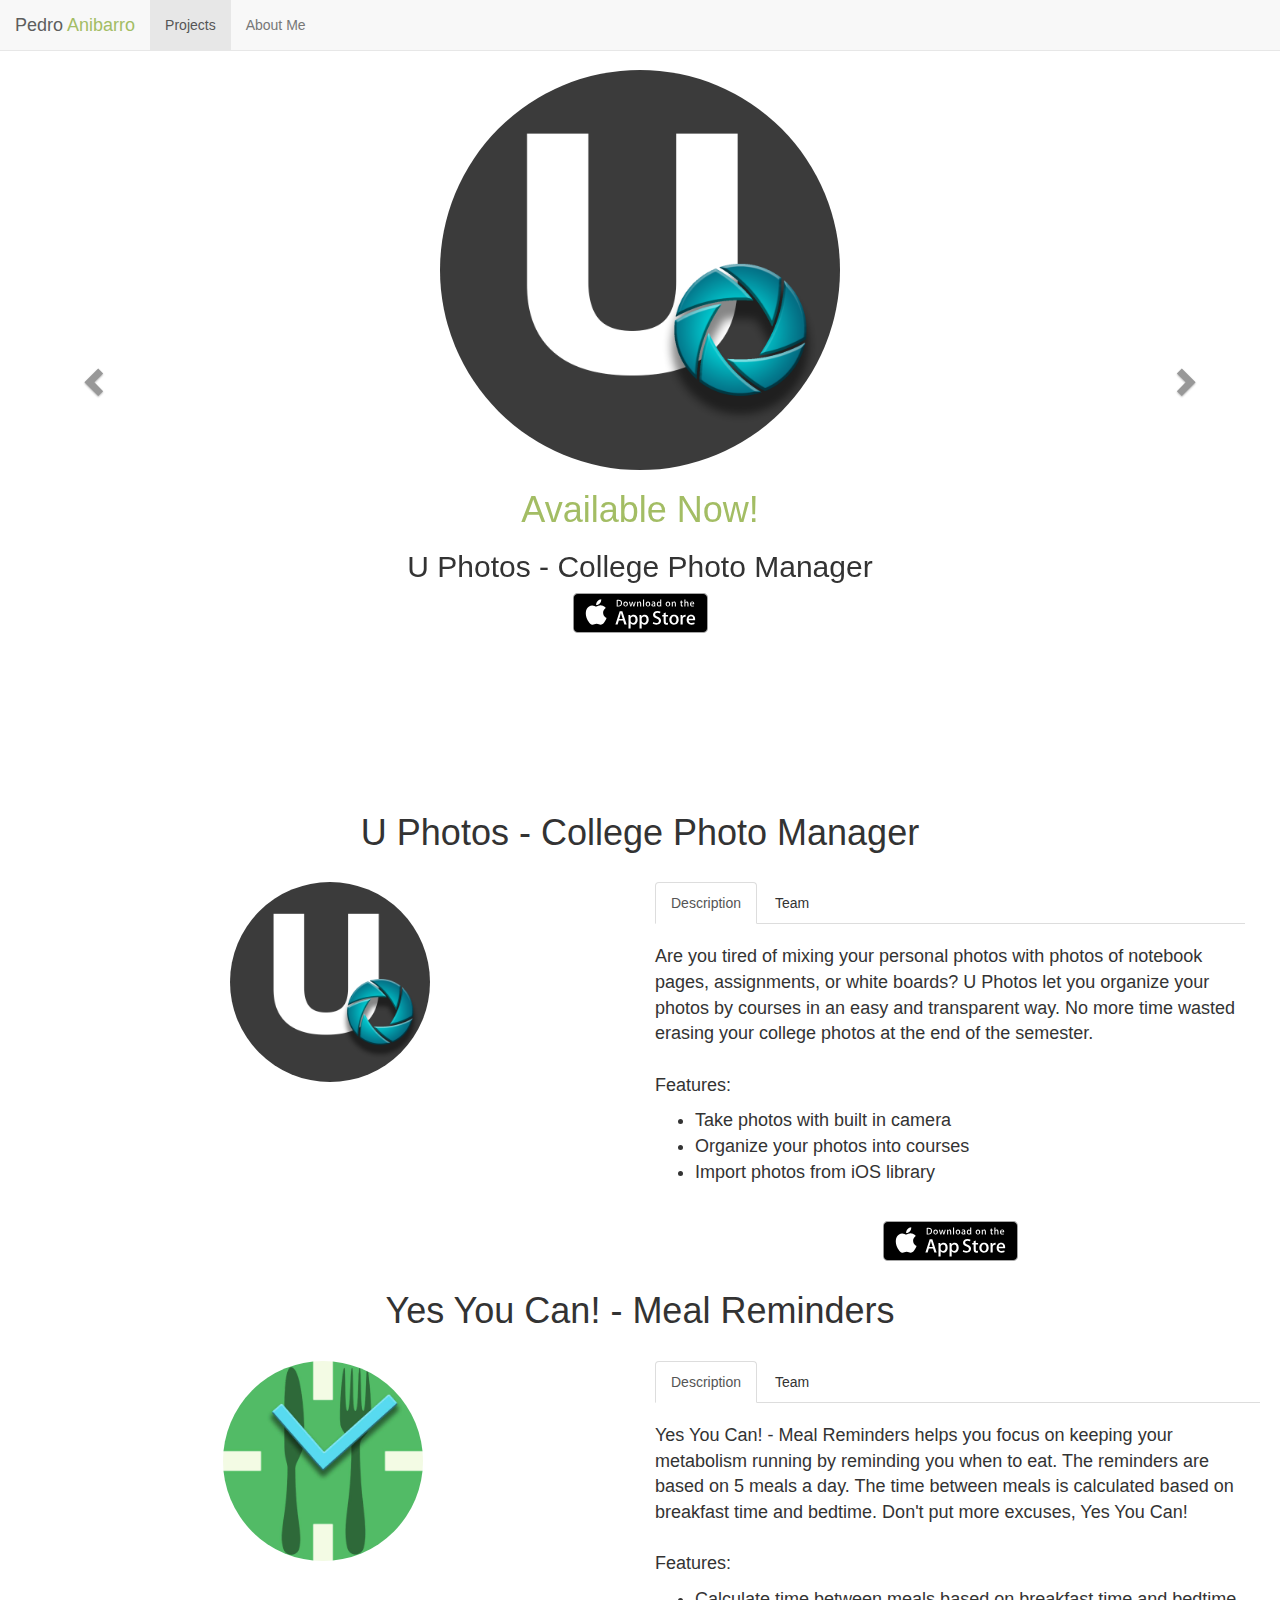
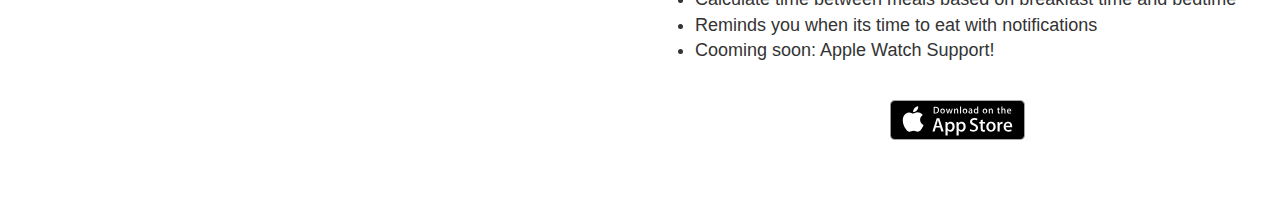
<file: index.html>
<!DOCTYPE html>
<html lang="en">

    <head>

        <meta charset="utf-8">
        <meta http-equiv="X-UA-Compatible" content="IE=edge">
        <meta name="viewport" content="width=device-width, initial-scale=1">
        <meta name="description" content="">
        <meta name="author" content="Pedro Anibarro">

        <title>Pedro Anibarro</title>

        <!-- Bootstrap Core CSS -->
        <link href="css/bootstrap.min.css" rel="stylesheet">

        <!-- Custom CSS -->
        <link href="css/style.css" rel="stylesheet">

    </head>

    
    <nav class="navbar navbar-default navbar-fixed-top">
      <div class="container-fluid">
        <!-- Brand and toggle get grouped for better mobile display -->
        <div class="navbar-header">
          <button type="button" class="navbar-toggle collapsed" data-toggle="collapse" data-target="#bs-example-navbar-collapse-1" aria-expanded="false">
            <span class="sr-only">Toggle navigation</span>
            <span class="icon-bar"></span>
            <span class="icon-bar"></span>
            <span class="icon-bar"></span>
          </button>
          <a class="navbar-brand" href="#">Pedro <span style="color: #a3bd64">Anibarro</span></a>
        </div>

        <!-- Collect the nav links, forms, and other content for toggling -->
        <div class="collapse navbar-collapse" id="bs-example-navbar-collapse-1">
          <ul class="nav navbar-nav">
            <li class="active"><a href="#">Projects</a></li>  
             <li><a href="#" data-toggle="modal" data-target="#AboutMe">About Me</a></li> 
          </ul>
          
        </div><!-- /.navbar-collapse -->
      </div><!-- /.container-fluid -->
    </nav>


    <body>

        <!-- Page Content -->
        
        <div id="carousel-example-generic" class="carousel slide" data-ride="carousel">
        <!-- Indicators -->
        <ol class="carousel-indicators">
            <li data-target="#carousel-example-generic" data-slide-to="0" class="active"></li>
            <li data-target="#carousel-example-generic" data-slide-to="1"></li>
        </ol>

        <!-- Wrapper for slides -->
        <div class="carousel-inner" role="listbox">
            <div class="item active">
                
                <div class="col-lg-12 text-center">
                    
                    <a href="#UPhotos"><img src="images/U Photos/Logo.png" alt="U Photos" class="img-circle img-responsive center-block carousel-images" id="LogoUPhotos"></a>
                    <h1 style="color: #a3bd64">Available Now!</h1>
                    <h2>U Photos - College Photo Manager</h2>
                    <a href="https://itunes.apple.com/us/app/u-photos-college-photo-manager/id1118525745?mt=8"><img src="images/AppStoreLogo.svg" alt="App Store Link"></a>

                    <br><br><br><br>
                    
                </div>
                
                <div class="carousel-caption">
                    
                </div>
                
            </div>
            <div class="item">
                <div class="col-lg-12 text-center">
                    
                    <a href="#MealReminders"><img src="images/Meal Reminders/Logo.png" alt="Yes You Can! - Meal Reminders" class="img-circle img-responsive center-block carousel-images" id="LogoMealReminders"></a>
                    <h1 style="color: #a3bd64">Available Now!</h1>
                    <h2>Yes You Can! - Meal Reminders</h2>
                    <!-- Indicates a successful or positive action -->
                    <a href="https://itunes.apple.com/us/app/yes-you-can!-meal-reminders/id1122768779?mt=8"><img src="images/AppStoreLogo.svg" alt="App Store Link"></a>
                    

                    <br><br><br><br>
                    
                </div>
                
                <div class="carousel-caption">
                    
                </div>
                
            </div>
        </div>

        <!-- Controls -->
        <a class="left carousel-control" href="#carousel-example-generic" role="button" data-slide="prev">
            <span class="glyphicon glyphicon-chevron-left" aria-hidden="true"></span>
            <span class="sr-only">Previous</span>
        </a>
        <a class="right carousel-control" href="#carousel-example-generic" role="button" data-slide="next">
            <span class="glyphicon glyphicon-chevron-right" aria-hidden="true"></span>
            <span class="sr-only">Next</span>
        </a>
        </div>
        
        <!--Carousel Ends-->
        
        
        
        
        
        <div class="container-fluid">

            <br><br><br><br><br>

            <div class="projectsInfo">
                
                
                
                <!--U Photos - College Photo Manager-->
                
                <div class="row" id="UPhotos">

                    <div class="col-lg-12 text-center">
                        
                        <h1>U Photos - College Photo Manager</h1>
                        <br>

                    </div>

                    <div class="col-lg-6 col-md-12">
                        
                        <img src="images/U Photos/Logo.png" alt="Logo" class="media-object img-circle img-responsive center-block">

                    </div>
                    
                    <br><br>

                    <div class="col-lg-6 col-md-12">
                        
                        <!-- Nav tabs -->
                        <ul class="nav nav-tabs" role="tablist">
                            <li role="presentation" class="active"><a href="#UPhotosDesc" aria-controls="UPhotosDesc" role="tab" data-toggle="tab">Description</a></li>
                            <li role="presentation"><a href="#UPhotosTeam" aria-controls="UPhotosTeam" role="tab" data-toggle="tab">Team</a></li>
                        </ul>

                        <!-- Tab panes -->
                        <div class="tab-content">
                            
                            <div role="tabpanel" class="tab-pane fade in active projectDesc" id="UPhotosDesc">
                                
                                <p>
                                    Are you tired of mixing your personal photos with photos of notebook pages, assignments, or white boards? 

                                    U Photos let you organize your photos by courses in an easy and transparent way. No more time wasted erasing your college photos at the end of the semester.

                                    <br><br>

                                    Features:
                                    <ul>
                                        <li>Take photos with built in camera</li>
                                        <li>Organize your photos into courses</li>
                                        <li>Import photos from iOS library</li>
                                    </ul>
                                    
                                    <br>
                                    <div class="text-center">
                                        
                                        <a href="https://itunes.apple.com/us/app/u-photos-college-photo-manager/id1118525745?mt=8"><img src="images/AppStoreLogo.svg" alt="App Store Link"></a>
                                        
                                    </div>

                                </p>
                                
                            </div>
                            
                            <div role="tabpanel" class="tab-pane fade in projectDesc" id="UPhotosTeam">
                                
                                <!--Pedro Anibarro-->
                                <div class="col-xs-12 col-sm-12 col-md-12 col-lg-12 text-center">
                                            
                                    <a href="#" data-toggle="modal" data-target="#AboutMe">                                    
                                        <img src="images/Hackers/Pedro Anibarro 1.jpg" alt="Logo" class="img-circle img-responsive center-block">
                                        <h1 style="color: #a3bd64">Pedro Anibarro</h1>
                                        <h3>iOS Developer</h3>                             
                                    </a>   
                                    
                                </div>  
                                
                                <!--Kriziani de Jesús-->
                                    <div class="col-xs-12 col-sm-12 col-md-12 col-lg-12 text-center">
                                                                                    
                                        <img src="images/Hackers/Kriziani de Jesús.jpg" alt="Logo" class="img-circle img-responsive center-block">
                                        <h1 style="color: #a3bd64">Kriziani de Jesús</h1>
                                        <h3>Graphic Designer</h3>
                                                                      
                                    </div>                                                              
                                                                    
                            </div>
                            
                        </div>                     

                </div>
                <!-- /.row -->
                
                <br><br><br><br><br>
                
                
                
                
                <!--Yes You Can! - Meal Reminders-->
                
                <div class="row" id="MealReminders">

                    <div class="col-lg-12 text-center">
                        
                        <h1>Yes You Can! - Meal Reminders</h1>
                        <br>

                    </div>

                    <div class="col-lg-6 col-md-12">
                        
                        <img src="images/Meal Reminders/Logo.png" alt="Logo" class="media-object img-circle img-responsive center-block">

                    </div>
                    
                    <br><br>

                    <div class="col-lg-6 col-md-12">
                        
                        <div>

                            <!-- Nav tabs -->
                            <ul class="nav nav-tabs" role="tablist">
                                <li role="presentation" class="active"><a href="#YYCDesc" aria-controls="YYCDesc" role="tab" data-toggle="tab">Description</a></li>
                                <li role="presentation"><a href="#YYCTeam" aria-controls="YYCTeam" role="tab" data-toggle="tab">Team</a></li>
                            </ul>

                            <!-- Tab panes -->
                            <div class="tab-content">
                                
                                <div role="tabpanel" class="tab-pane fade in active projectDesc" id="YYCDesc">
                                    
                                    <p>
                                        Yes You Can! - Meal Reminders helps you focus on keeping your metabolism running by reminding you when to eat. 
                                        
                                        The reminders are based on 5 meals a day. The time between meals is calculated based on breakfast time and bedtime. 

                                        Don't put more excuses, Yes You Can!
                                        <br><br>

                                        Features:
                                        <ul>
                                            <li>Calculate time between meals based on breakfast time and bedtime</li>
                                            <li>Reminds you when its time to eat with notifications</li>
                                            <li>Cooming soon: Apple Watch Support!</li>
                                        </ul>
                                        
                                        <br>
                                        <div class="text-center">
                                            
                                            <a href="https://itunes.apple.com/us/app/yes-you-can!-meal-reminders/id1122768779?mt=8"><img src="images/AppStoreLogo.svg" alt="App Store Link"></a>
                                            
                                        </div>
                                        
                                    </p>
                                    
                                </div>
                                
                                <div role="tabpanel" class="tab-pane fade in projectDesc" id="YYCTeam">
                                    
                                    <!--Pedro Anibarro-->
                                    <div class="col-xs-12 col-sm-12 col-md-12 col-lg-12 text-center">
                                             
                                        <a href="#" data-toggle="modal" data-target="#AboutMe">                                    
                                            <img src="images/Hackers/Pedro Anibarro 1.jpg" alt="Logo" class="img-circle img-responsive center-block">
                                            <h1 style="color: #a3bd64">Pedro Anibarro</h1>
                                            <h3>iOS Developer</h3>                             
                                        </a>                    
                                                            
                                    </div>
                                    
                                    <!--Kriziani de Jesús-->
                                    <div class="col-xs-12 col-sm-12 col-md-12 col-lg-12 text-center">
                                                                                    
                                        <img src="images/Hackers/Kriziani de Jesús.jpg" alt="Logo" class="img-circle img-responsive center-block">
                                        <h1 style="color: #a3bd64">Kriziani de Jesús</h1>
                                        <h3>Logo Designer</h3>
                                                                      
                                    </div>
                                                                        
                                </div>
                                
                            </div>

                        </div>
                       
                    </div>

                </div>
                <!-- /.row -->

            </div>
            

        </div>
        <!-- /.container -->
        
        
        <!-- Modal -->
        <div class="modal fade" id="AboutMe" tabindex="-1" role="dialog" aria-labelledby="myModalLabel">
            <div class="modal-dialog" role="document">
                <div class="modal-content">
                    <div class="modal-header">
                        <button type="button" class="close" data-dismiss="modal" aria-label="Close"><span aria-hidden="true">&times;</span></button>
                        <h1 class="modal-title" id="myModalLabel">About Me</h1>
                    </div>
                    <div class="modal-body">
                                                
                        <div class="media">
                            <a class="pull-left" href="#">
                                <img class="media-object img-responsive img-circle" src="images/Hackers/Pedro Anibarro 2.png" alt="Image">
                            </a>
                            <div class="media-body">
                                <p>
                                    
                                    Computer Engineering student from 🇵🇷 Puerto Rico. 
                                    Proud of being a Taíno from Universidad del Turabo. 
                                    Co-founder of <a href="http://www.hackturabo.com"><span style="font-weight: bold;">Hack<span style="color: #F5842B; font-weight: bold;">Turabo</span></span></a>.
                                    Just scratching the suface of living my dreams as an entrepreneur.
                                    <br><br>
                                    Follow me: <br>
                                    
                                    <div id="socialMedia">
                                        
                                        <ul>
                                            <li><a href="https://www.twitter.com/PedroAnibarro"><img src="images/Social Media Icons/twitter.png" alt="Twitter"> PedroAnibarro</a></li>
                                            <li><a href="https://www.github.com/PedroAnibarro1"><img src="images/Social Media Icons/github.png" alt="GitHub"> PedroAnibarro1</a></li>
                                            <li><a href="https://pr.linkedin.com/in/pedro-anibarro-584646a5"><img src="images/Social Media Icons/linkedin.png" alt="LinkedIn"> Pedro Anibarro</a></li>
                                            <li><a href="mailto:pedroanibarro3@gmail.com"><img src="images/Social Media Icons/email.png" alt="Email"> Contact Me</a></li>
                                        </ul>                                  
                                        
                                    </div>
                                    
                                    
                                    
                                </p>
                            </div>
                        </div>                                                
                        
                    </div>                
                </div>
            </div>
        </div>
        
        

        <!-- jQuery Version 1.11.1 -->
        <script src="js/jquery.js"></script>

        <!-- Bootstrap Core JavaScript -->
        <script src="js/bootstrap.min.js"></script>

    </body>

</html>
</file>
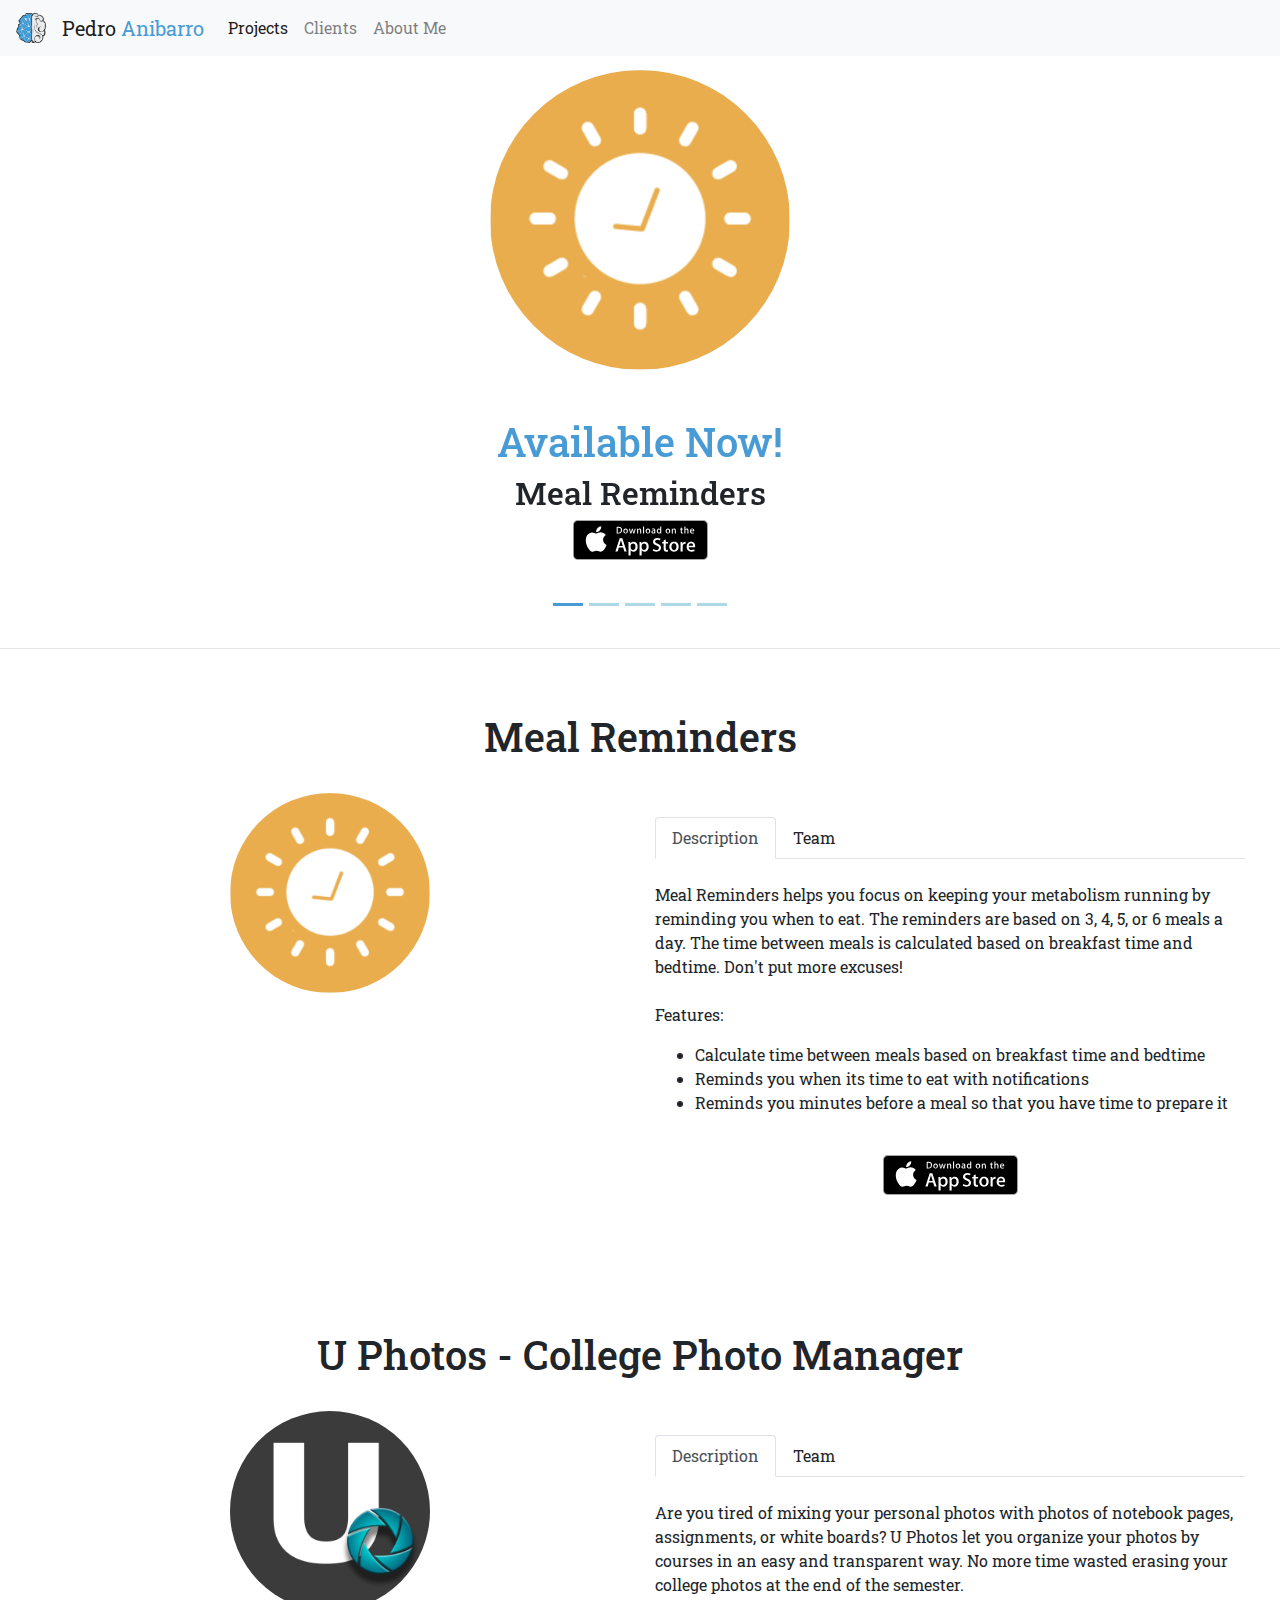
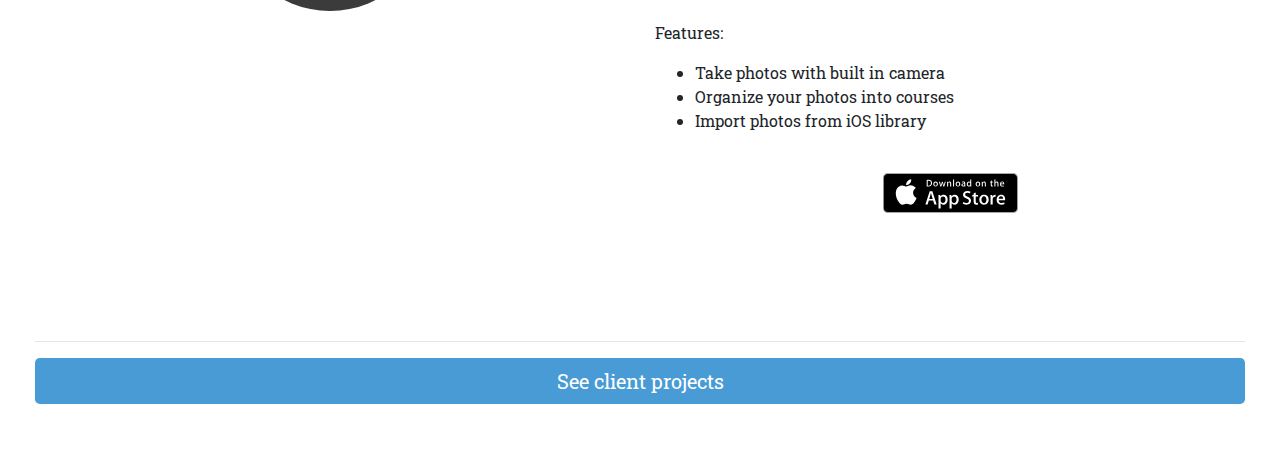
<file: public/index.html>
<!DOCTYPE html>
<html lang="en">

<head>

    <meta charset="utf-8">
    <meta http-equiv="X-UA-Compatible" content="IE=edge">
    <meta name="viewport" content="width=device-width, initial-scale=1">
    <meta name="description" content="">
    <meta name="author" content="Pedro Anibarro">

    <title>Pedro Anibarro</title>

    <!-- Bootstrap Core CSS -->
    <link href="css/bootstrap.min.css" rel="stylesheet">

    <!-- Custom CSS -->
    <link href="css/style.css" rel="stylesheet">

    <!-- Font -->
    <link href="https://fonts.googleapis.com/css?family=Roboto+Slab" rel="stylesheet">

</head>

<nav class="navbar fixed-top navbar-expand-lg navbar-light bg-light">
    <a class="navbar-brand" href="index.html">
        <img src="images/ErraticMinds/Icon.png" width="30" height="30" class="d-inline-block align-top" alt="">
        <a class="navbar-brand" href="index.html">Pedro
            <span style="color: #489BD5">Anibarro</span>
        </a>
    </a>
    <button class="navbar-toggler" type="button" data-toggle="collapse" data-target="#navbarSupportedContent" aria-controls="navbarSupportedContent"
        aria-expanded="false" aria-label="Toggle navigation">
        <span class="navbar-toggler-icon"></span>
    </button>

    <div class="collapse navbar-collapse" id="navbarSupportedContent">
        <ul class="navbar-nav mr-auto">

            <li class="nav-item active">
                <a class="nav-link" href="index.html">Projects
                    <span class="sr-only">(current)</span>
                </a>
            </li>
            <li class="nav-item">
                <a class="nav-link" href="pages/clients/clients.html">Clients</a>
            </li>
            <li class="nav-item">
                <a class="nav-link" href="#" data-toggle="modal" data-target="#AboutMe">About Me</a>
            </li>

        </ul>
    </div>
</nav>


<body>

    <!-- Page Content -->

    <div id="carouselExampleIndicators" class="carousel slide" data-ride="carousel">
        <ol class="carousel-indicators">
            <li data-target="#carouselExampleIndicators" data-slide-to="0" class="active"></li>
            <li data-target="#carouselExampleIndicators" data-slide-to="1"></li>
            <li data-target="#carouselExampleIndicators" data-slide-to="2"></li>
            <li data-target="#carouselExampleIndicators" data-slide-to="3"></li>
            <li data-target="#carouselExampleIndicators" data-slide-to="4"></li>
        </ol>
        <div class="carousel-inner">
            <div class="carousel-item active">
                <div class="col-lg-12 text-center">

                    <a href="#MealReminders">
                        <img src="images/Meal Reminders/Logo.png" alt="Meal Reminders" class="rounded-circle img-fluid d-block mx-auto carousel-images"
                            id="LogoMealReminders">
                    </a>
                    <br>
                    <br>
                    <h1 style="color: #489BD5">Available Now!</h1>
                    <h2>Meal Reminders</h2>
                    <!-- Indicates a successful or positive action -->
                    <a href="https://itunes.apple.com/us/app/yes-you-can!-meal-reminders/id1122768779?mt=8">
                        <img src="images/AppStoreLogo.svg" alt="App Store Link">
                    </a>

                    <br>
                    <br>
                    <br>
                    <br>

                </div>
            </div>
            <div class="carousel-item">
                <div class="col-lg-12 text-center">

                    <a href="#UPhotos">
                        <img src="images/U Photos/Logo.png" alt="U Photos" class="rounded-circle img-fluid d-block mx-auto carousel-images" id="LogoUPhotos">
                    </a>
                    <br>
                    <br>
                    <h1 style="color: #489BD5">Available Now!</h1>
                    <h2>U Photos - College Photo Manager</h2>
                    <a href="https://itunes.apple.com/us/app/u-photos-college-photo-manager/id1118525745?mt=8">
                        <img src="images/AppStoreLogo.svg" alt="App Store Link">
                    </a>


                    <br>
                    <br>
                    <br>
                    <br>

                </div>
            </div>
            <div class="carousel-item">
                <div class="col-lg-12 text-center">

                    <a href="#Gardien">
                        <img src="pages/clients/images/Gardien/Logo.png" alt="Gardien" class="rounded-circle img-fluid d-block mx-auto carousel-images"
                            id="LogoGardien">
                    </a>
                    <br>
                    <br>
                    <h1 style="color: #489BD5">Client iOS App</h1>
                    <h2>Gardien Alert System</h2>
                    <a href="pages/clients/clients.html#Gardien" class="btn btn-primary btn-lg" role="button" aria-disabled="true">See more</a>


                    <br>
                    <br>
                    <br>
                    <br>

                </div>
            </div>
            <div class="carousel-item">
                <div class="col-lg-12 text-center">

                    <a href="#TAO">
                        <img src="pages/clients/images/TAO/Logo.png" alt="U Photos" class="rounded-circle img-fluid d-block mx-auto carousel-images"
                            id="LogoTAO">
                    </a>
                    <br>
                    <br>
                    <h1 style="color: #489BD5">Client iOS App</h1>
                    <h2>TAO Connect</h2>
                    <a href="pages/clients/clients.html#TAO" class="btn btn-primary btn-lg" role="button" aria-disabled="true">See more</a>


                    <br>
                    <br>
                    <br>
                    <br>

                </div>
            </div>
            <div class="carousel-item">
                <div class="col-lg-12 text-center">

                    <a href="#TCG">
                        <img src="pages/clients/images/TCG/Logo.png" alt="U Photos" class="rounded-circle img-fluid d-block mx-auto carousel-images"
                            id="LogoTCG">
                    </a>
                    <br>
                    <br>
                    <h1 style="color: #489BD5">Client Web Page</h1>
                    <h2>Torres CPA Group</h2>
                    <a href="pages/clients/clients.html#TCG" class="btn btn-primary btn-lg" role="button" aria-disabled="true">See more</a>

                    <br>
                    <br>
                    <br>
                    <br>

                </div>
            </div>
        </div>
        <a class="carousel-control-prev" href="#carouselExampleIndicators" role="button" data-slide="prev">
            <span class="carousel-control-prev-icon" aria-hidden="true"></span>
            <span class="sr-only">Previous</span>
        </a>
        <a class="carousel-control-next" href="#carouselExampleIndicators" role="button" data-slide="next">
            <span class="carousel-control-next-icon" aria-hidden="true"></span>
            <span class="sr-only">Next</span>
        </a>
    </div>


    <hr>



    <div class="container-fluid">

        <br>
        <br>

        <div class="projectsInfo">


            <!--Meal Reminders-->

            <div class="row" id="MealReminders">

                <div class="col-lg-12 text-center">

                    <h1>Meal Reminders</h1>
                    <br>

                </div>

                <div class="col-lg-6 col-md-12">

                    <img src="images/Meal Reminders/Logo.png" alt="Logo" class="media-object rounded-circle img-fluid d-block mx-auto">

                </div>



                <div class="col-lg-6 col-md-12">

                    <br>

                    <div>

                        <!-- Nav tabs -->
                        <ul class="nav nav-tabs" id="myTab" role="tablist">
                            <li class="nav-item">
                                <a class="nav-link active" id="desc-tab" data-toggle="tab" href="#desc-mealReminders" role="tab" aria-controls="desc-mealReminders"
                                    aria-selected="true">Description</a>
                            </li>
                            <li class="nav-item">
                                <a class="nav-link" id="team-tab" data-toggle="tab" href="#team-mealReminders" role="tab" aria-controls="team-mealReminders"
                                    aria-selected="false">Team</a>
                            </li>
                        </ul>
                        <div class="tab-content" id="myTabContent">
                            <div class="tab-pane fade show active" id="desc-mealReminders" role="tabpanel" aria-labelledby="desc-tab">

                                <br>

                                <p>
                                    Meal Reminders helps you focus on keeping your metabolism running by reminding you when to eat. The reminders are based on
                                    3, 4, 5, or 6 meals a day. The time between meals is calculated based on breakfast time
                                    and bedtime. Don't put more excuses!

                                    <br>
                                    <br> Features:
                                    <ul>
                                        <li>Calculate time between meals based on breakfast time and bedtime</li>
                                        <li>Reminds you when its time to eat with notifications</li>
                                        <li>Reminds you minutes before a meal so that you have time to prepare it</li>
                                    </ul>

                                    <br>
                                    <div class="text-center">

                                        <a href="https://itunes.apple.com/us/app/yes-you-can!-meal-reminders/id1122768779?mt=8">
                                            <img src="images/AppStoreLogo.svg" alt="App Store Link">
                                        </a>

                                    </div>

                                </p>

                            </div>
                            <div class="tab-pane fade" id="team-mealReminders" role="tabpanel" aria-labelledby="team-tab">

                                <br>

                                <!--Pedro Anibarro-->
                                <div class="col-xs-12 col-sm-12 col-md-12 col-lg-12 text-center">

                                    <a href="#" data-toggle="modal" data-target="#AboutMe">
                                        <img src="images/Hackers/Pedro Anibarro 1.jpg" alt="Logo" class="rounded-circle img-fluid d-block mx-auto">
                                        <h1 style="color: #a3bd64">Pedro Anibarro</h1>
                                        <h3>Senior iOS Developer</h3>
                                    </a>

                                </div>

                                <!--Michael Martinez-->
                                <div class="col-xs-12 col-sm-12 col-md-12 col-lg-12 text-center">

                                    <img src="images/Hackers/Michael Martinez.jpg" alt="Logo" class="rounded-circle img-fluid d-block mx-auto">
                                    <h1 style="color: #a3bd64">Michael Martinez</h1>
                                    <h3>Junior iOS Developer</h3>

                                </div>

                                <!--Genesis Zepeda-->
                                <div class="col-xs-12 col-sm-12 col-md-12 col-lg-12 text-center">

                                    <img src="images/Hackers/Genesis Zepeda.jpg" alt="Logo" class="rounded-circle img-fluid d-block mx-auto">
                                    <h1 style="color: #a3bd64">Genesis Zepeda</h1>
                                    <h3>Graphic Designer</h3>

                                </div>

                            </div>
                        </div>

                    </div>

                </div>

            </div>
            <!-- /.row -->

            <br>
            <br>
            <br>
            <br>
            <br>


            <!--U Photos - College Photo Manager-->

            <div class="row" id="MealReminders">

                <div class="col-lg-12 text-center">

                    <h1>U Photos - College Photo Manager</h1>
                    <br>

                </div>

                <div class="col-lg-6 col-md-12">

                    <img src="images/U Photos/Logo.png" alt="Logo" class="media-object rounded-circle img-fluid d-block mx-auto">

                </div>

                <br>
                <br>

                <div class="col-lg-6 col-md-12">

                    <br>

                    <div>

                        <!-- Nav tabs -->
                        <ul class="nav nav-tabs" id="myTab" role="tablist">
                            <li class="nav-item">
                                <a class="nav-link active" id="desc-tab" data-toggle="tab" href="#desc-uphotos" role="tab" aria-controls="desc-uphotos" aria-selected="true">Description</a>
                            </li>
                            <li class="nav-item">
                                <a class="nav-link" id="team-tab" data-toggle="tab" href="#team-uphotos" role="tab" aria-controls="team-uphotos" aria-selected="false">Team</a>
                            </li>
                        </ul>
                        <div class="tab-content" id="myTabContent">
                            <div class="tab-pane fade show active" id="desc-uphotos" role="tabpanel" aria-labelledby="desc-tab">

                                <br>
                                <p>
                                    Are you tired of mixing your personal photos with photos of notebook pages, assignments, or white boards? U Photos let you
                                    organize your photos by courses in an easy and transparent way. No more time wasted erasing
                                    your college photos at the end of the semester.

                                    <br>
                                    <br> Features:
                                    <ul>
                                        <li>Take photos with built in camera</li>
                                        <li>Organize your photos into courses</li>
                                        <li>Import photos from iOS library</li>
                                    </ul>

                                    <br>
                                    <div class="text-center">

                                        <a href="https://itunes.apple.com/us/app/u-photos-college-photo-manager/id1118525745?mt=8">
                                            <img src="images/AppStoreLogo.svg" alt="App Store Link">
                                        </a>

                                    </div>

                                </p>

                            </div>
                            <div class="tab-pane fade" id="team-uphotos" role="tabpanel" aria-labelledby="team-tab">

                                <br>

                                <!--Pedro Anibarro-->
                                <div class="col-xs-12 col-sm-12 col-md-12 col-lg-12 text-center">

                                    <a href="#" data-toggle="modal" data-target="#AboutMe">
                                        <img src="images/Hackers/Pedro Anibarro 1.jpg" alt="Logo" class="rounded-circle img-fluid d-block mx-auto">
                                        <h1 style="color: #a3bd64">Pedro Anibarro</h1>
                                        <h3>iOS Developer</h3>
                                    </a>

                                </div>

                                <!--Kriziani de Jesús-->
                                <div class="col-xs-12 col-sm-12 col-md-12 col-lg-12 text-center">

                                    <img src="images/Hackers/Kriziani de Jesús.jpg" alt="Logo" class="rounded-circle img-fluid d-block mx-auto">
                                    <h1 style="color: #a3bd64">Kriziani de Jesús</h1>
                                    <h3>Graphic Designer</h3>

                                </div>

                            </div>
                        </div>

                    </div>

                </div>

            </div>
            <!-- /.row -->

            <!-- Modal -->
            <div class="modal fade" id="AboutMe" tabindex="-1" role="dialog" aria-labelledby="myModalLabel" aria-hidden="true">
                <div class="modal-dialog" role="document">
                    <div class="modal-content">
                        <div class="modal-header">
                            <h5 class="modal-title" id="exampleModalLabel">About Me</h5>
                            <button type="button" class="close" data-dismiss="modal" aria-label="Close">
                                <span aria-hidden="true">&times;</span>
                            </button>
                        </div>
                        <div class="modal-body">

                            <div class="media">
                                <a class="pull-left" href="#">
                                    <img class="media-object img-fluid rounded-circle" src="images/Hackers/Pedro Anibarro 3.jpg" alt="Image">
                                </a>
                                <div class="media-body">
                                    <p>

                                        iOS Developer from 🇵🇷 Puerto Rico. Studied Computer Engineering. Proud of being a Taíno from Universidad del Turabo. Co-founder
                                        of
                                        <a href="http://www.404coffeeandbeers.com">404 Coffee & Beers</a>. Just scratching the suface of living my dreams as an entrepreneur.
                                        <br>
                                        <br> Follow me:
                                        <br>

                                        <div id="socialMedia">

                                            <ul>
                                                <li>
                                                    <a href="https://www.twitter.com/PedroAnibarro">
                                                        <img src="images/Social Media Icons/twitter.png" alt="Twitter"> PedroAnibarro</a>
                                                </li>
                                                <li>
                                                    <a href="https://www.github.com/PedroAnibarro1">
                                                        <img src="images/Social Media Icons/github.png" alt="GitHub"> PedroAnibarro1</a>
                                                </li>
                                                <li>
                                                    <a href="https://pr.linkedin.com/in/pedro-anibarro-584646a5">
                                                        <img src="images/Social Media Icons/linkedin.png" alt="LinkedIn"> Pedro Anibarro</a>
                                                </li>
                                                <li>
                                                    <a href="mailto:pedroanibarro3@gmail.com">
                                                        <img src="images/Social Media Icons/email.png" alt="Email"> Contact Me</a>
                                                </li>
                                            </ul>

                                        </div>



                                    </p>
                                </div>
                            </div>


                        </div>
                    </div>
                </div>
            </div>

            <br><br><br><br>
            <hr>
            <a href="pages/clients/clients.html" class="btn btn-primary btn-lg btn-block bg-em" role="button" aria-disabled="true">See client projects</a>

        </div>


    </div>

            <!-- jQuery Version 1.11.1 -->
            <script src="js/jquery.js"></script>

            <!-- Bootstrap Core JavaScript -->
            <script src="js/bootstrap.min.js"></script>

</body>

</html>
</file>
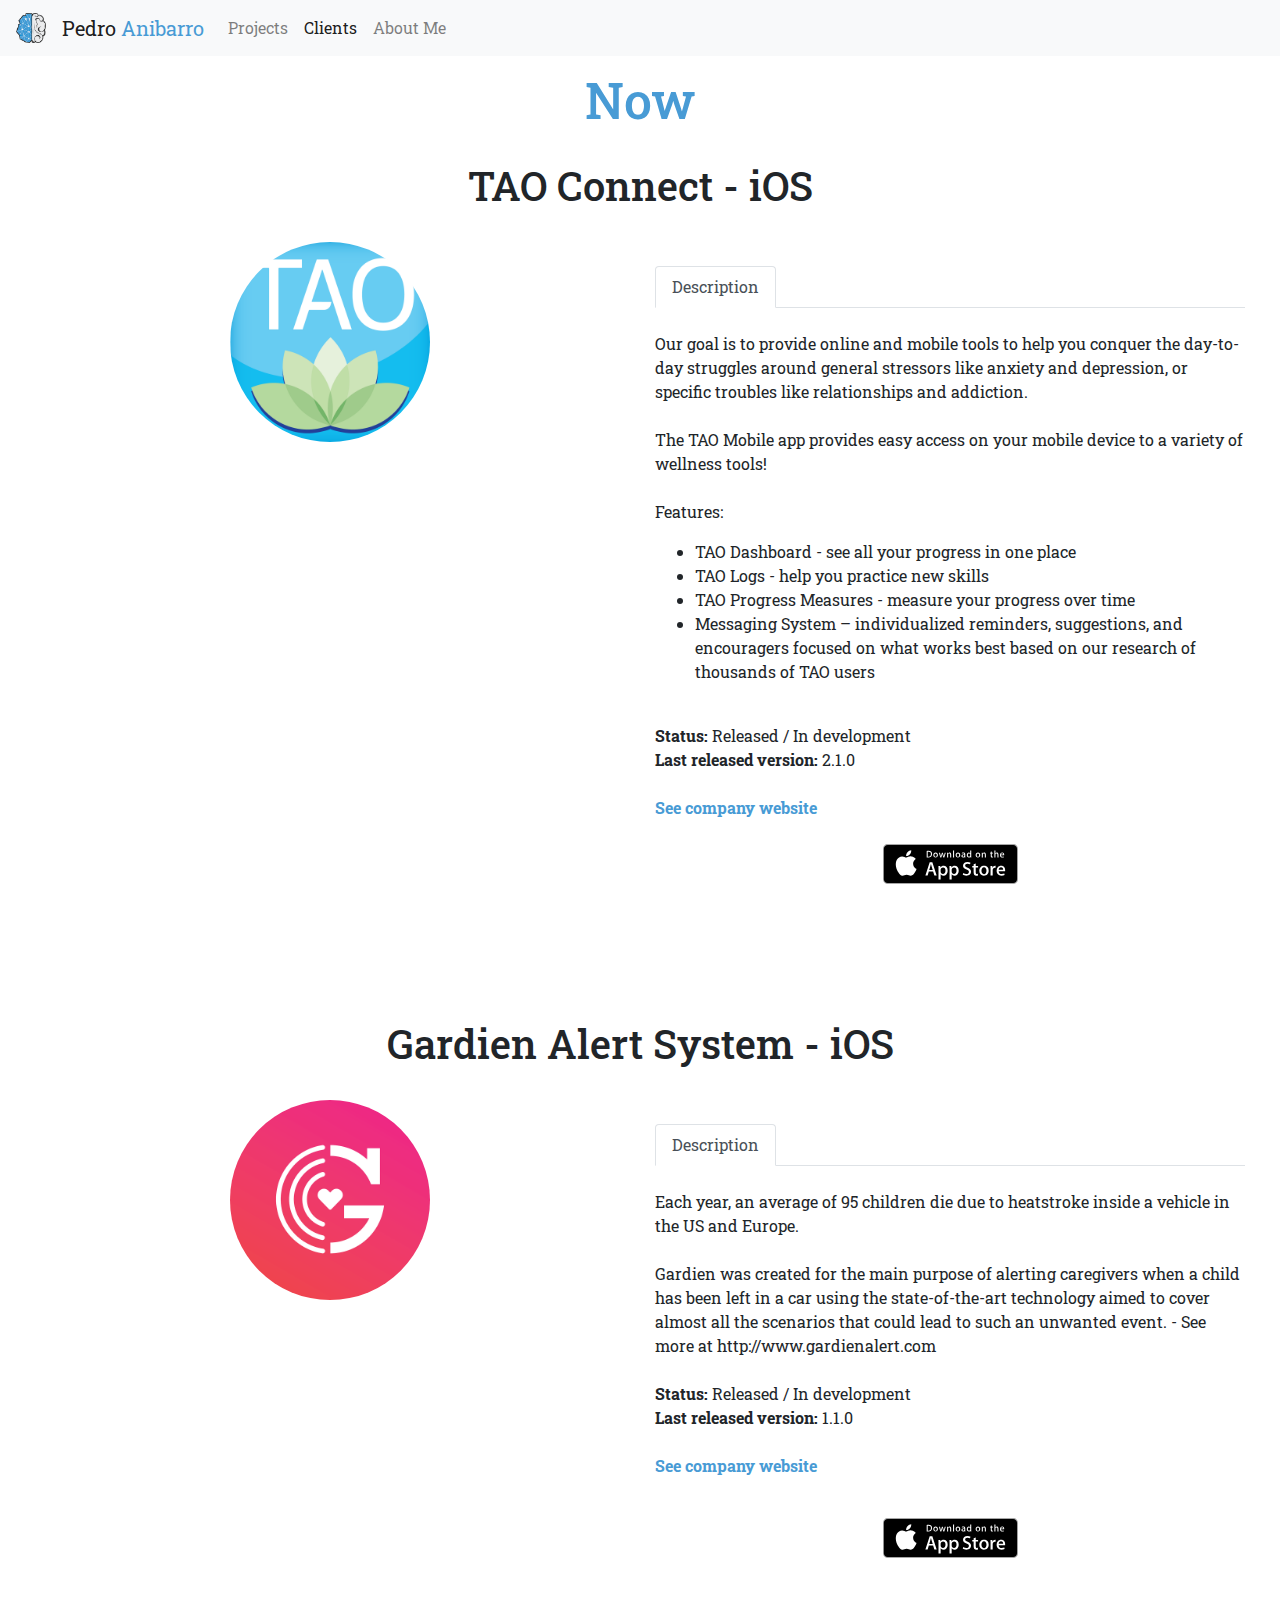
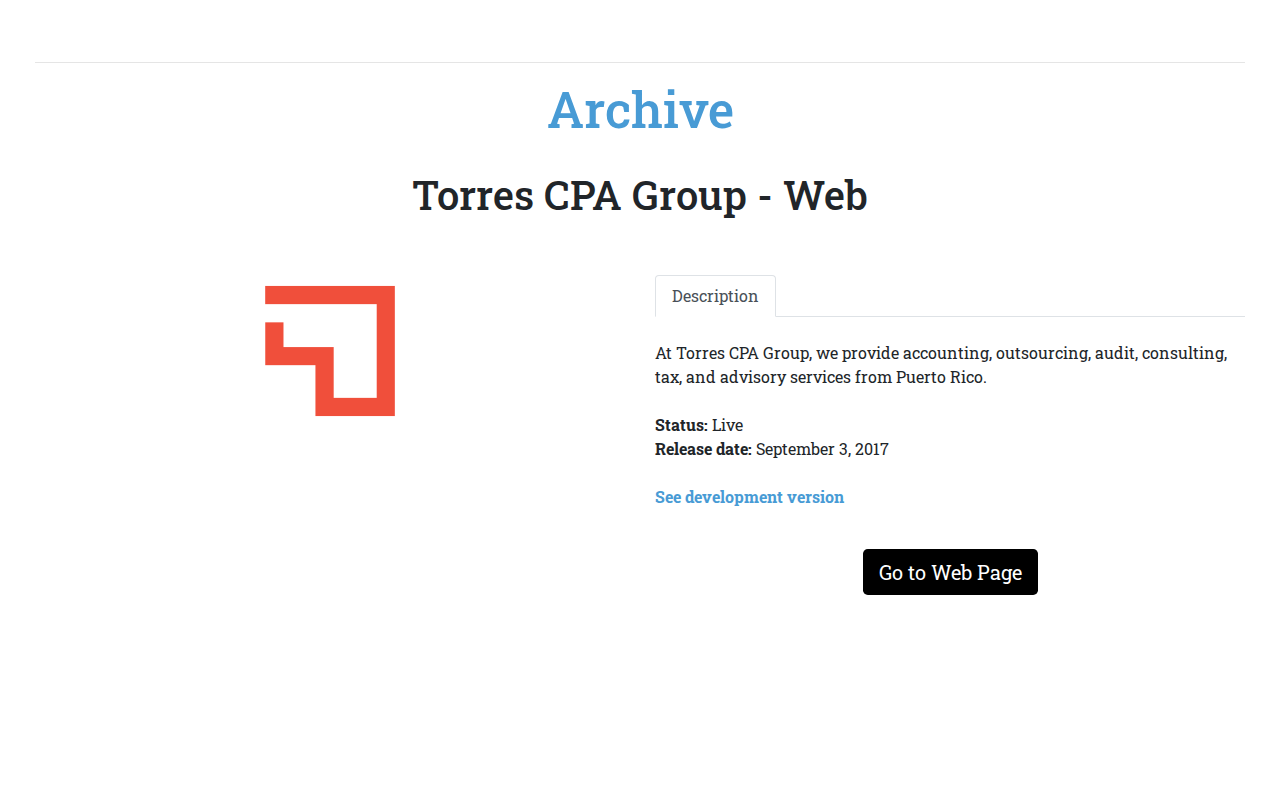
<file: public/pages/clients/clients.html>
<!DOCTYPE html>
<html lang="en">

<head>

    <meta charset="utf-8">
    <meta http-equiv="X-UA-Compatible" content="IE=edge">
    <meta name="viewport" content="width=device-width, initial-scale=1">
    <meta name="description" content="">
    <meta name="author" content="Pedro Anibarro">

    <title>Pedro Anibarro</title>

    <!-- Bootstrap Core CSS -->
    <link href="../../css/bootstrap.min.css" rel="stylesheet">

    <!-- Custom CSS -->
    <link href="../../css/style.css" rel="stylesheet">

    <!-- Font -->
    <link href="https://fonts.googleapis.com/css?family=Roboto+Slab" rel="stylesheet">

</head>

<nav class="navbar fixed-top navbar-expand-lg navbar-light bg-light">
    <a class="navbar-brand" href="../../index.html">
        <img src="../../images/ErraticMinds/Icon.png" width="30" height="30" class="d-inline-block align-top" alt="">
        <a class="navbar-brand" href="../../index.html">Pedro
            <span style="color: #489BD5">Anibarro</span>
        </a>
    </a>
    <button class="navbar-toggler" type="button" data-toggle="collapse" data-target="#navbarSupportedContent" aria-controls="navbarSupportedContent"
        aria-expanded="false" aria-label="Toggle navigation">
        <span class="navbar-toggler-icon"></span>
    </button>

    <div class="collapse navbar-collapse" id="navbarSupportedContent">
        <ul class="navbar-nav mr-auto">

            <li class="nav-item">
                <a class="nav-link" href="../../index.html">Projects</a>
            </li>
            <li class="nav-item active">
                <a class="nav-link" href="clients.html">Clients
                    <span class="sr-only">(current)</span>
                </a>
            </li>
            <li class="nav-item">
                <a class="nav-link" href="#" data-toggle="modal" data-target="#AboutMe">About Me</a>
            </li>

        </ul>
    </div>
</nav>


<body>

    <!-- Page Content -->

    <div class="container-fluid">


        <div class="projectsInfo">


            <div class="row">
                <div class="col-lg-12 text-center">
                    <h1 class="title">Now</h1>
                </div>
            </div>

            <br>

            <!--TAO Connect-->

            <div class="row" id="TAO">

                <div class="col-lg-12 text-center">

                    <h1>TAO Connect - iOS</h1>
                    <br>

                </div>

                <div class="col-lg-6 col-md-12">

                    <img src="images/TAO/Logo.png" alt="Logo" class="media-object rounded-circle img-fluid d-block mx-auto">

                </div>

                <br>
                <br>

                <div class="col-lg-6 col-md-12">

                    <br>

                    <div>

                        <!-- Nav tabs -->
                        <ul class="nav nav-tabs" id="myTab" role="tablist">
                            <li class="nav-item">
                                <a class="nav-link active" id="desc-tab" data-toggle="tab" href="#desc-tao" role="tab" aria-controls="desc-tao" aria-selected="true">Description</a>
                            </li>
                        </ul>
                        <div class="tab-content" id="myTabContent">
                            <div class="tab-pane fade show active" id="desc-tao" role="tabpanel" aria-labelledby="desc-tab">

                                <br>
                                <p>
                                    Our goal is to provide online and mobile tools to help you conquer the day-to-day struggles around general stressors like
                                    anxiety and depression, or specific troubles like relationships and addiction.

                                    <br>
                                    <br> The TAO Mobile app provides easy access on your mobile device to a variety of wellness
                                    tools!

                                    <br>
                                    <br> Features:
                                    <ul>
                                        <li>TAO Dashboard - see all your progress in one place</li>
                                        <li>TAO Logs - help you practice new skills </li>
                                        <li>TAO Progress Measures - measure your progress over time</li>
                                        <li>Messaging System – individualized reminders, suggestions, and encouragers focused
                                            on what works best based on our research of thousands of TAO users</li>
                                    </ul>

                                    <br>
                                    <span class="font-weight-bold">Status: </span> Released / In development
                                    <br>
                                    <span class="font-weight-bold">Last released version: </span> 2.1.0
                                    <br>
                                    <br>
                                    <a href="https://www.taoconnect.org">
                                        <span class="font-weight-bold" style="color: #489BD5;">See company website</span>
                                    </a>

                                    <br>
                                    <br>

                                    <div class="text-center">

                                        <a href="https://itunes.apple.com/us/app/tao-mobile/id1269306963?mt=8">
                                            <img src="images/AppStoreLogo.svg" alt="App Store Link">
                                        </a>

                                    </div>

                                </p>

                            </div>

                        </div>

                    </div>

                </div>

            </div>
            <!-- /.row -->

            <br>
            <br>
            <br>
            <br>
            <br>


            <!--Gardien Alert System-->

            <div class="row" id="Gardien">

                <div class="col-lg-12 text-center">

                    <h1>Gardien Alert System - iOS</h1>
                    <br>

                </div>

                <div class="col-lg-6 col-md-12">

                    <img src="images/Gardien/Logo.png" alt="Logo" class="media-object rounded-circle img-fluid d-block mx-auto">

                </div>



                <div class="col-lg-6 col-md-12">

                    <br>

                    <div>

                        <!-- Nav tabs -->
                        <ul class="nav nav-tabs" id="myTab" role="tablist">
                            <li class="nav-item">
                                <a class="nav-link active" id="desc-tab" data-toggle="tab" href="#desc-gardien" role="tab" aria-controls="desc-gardien" aria-selected="true">Description</a>
                            </li>
                        </ul>
                        <div class="tab-content" id="myTabContent">
                            <div class="tab-pane fade show active" id="desc-gardien" role="tabpanel" aria-labelledby="desc-tab">

                                <br>

                                <p>
                                    Each year, an average of 95 children die due to heatstroke inside a vehicle in the US and Europe.

                                    <br>
                                    <br> Gardien was created for the main purpose of alerting caregivers when a child has been
                                    left in a car using the state-of-the-art technology aimed to cover almost all the scenarios
                                    that could lead to such an unwanted event. - See more at http://www.gardienalert.com

                                    <br>
                                    <br>
                                    <span class="font-weight-bold">Status: </span> Released / In development
                                    <br>
                                    <span class="font-weight-bold">Last released version: </span> 1.1.0
                                    <br>
                                    <br>
                                    <a href="https://gardienalert.com">
                                        <span class="font-weight-bold" style="color: #489BD5;">See company website</span>
                                    </a>

                                    <br>
                                    <br>

                                    <div class="text-center">

                                        <a href="https://itunes.apple.com/us/app/gardien-alert-system/id1376040580?mt=8">
                                            <img src="images/AppStoreLogo.svg" alt="App Store Link">
                                        </a>

                                    </div>

                                </p>

                            </div>

                        </div>

                    </div>

                </div>

            </div>
            <!-- /.row -->

            <br>
            <br>
            <br>
            <hr>


            <div class="row">
                <div class="col-lg-12 text-center">
                    <h1 class="title">Archive</h1>
                </div>
            </div>

            <br>

            <!--TCG-->

            <div class="row" id="TCG">

                <div class="col-lg-12 text-center">

                    <h1>Torres CPA Group - Web</h1>
                    <br>

                </div>

                <div class="col-lg-6 col-md-12">

                    <img src="images/TCG/Logo.png" alt="Logo" class="media-object rounded-circle img-fluid d-block mx-auto">

                </div>

                <br>
                <br>

                <div class="col-lg-6 col-md-12">

                    <br>

                    <div>

                        <!-- Nav tabs -->
                        <ul class="nav nav-tabs" id="myTab" role="tablist">
                            <li class="nav-item">
                                <a class="nav-link active" id="desc-tab" data-toggle="tab" href="#desc-tcg" role="tab" aria-controls="desc-tcg" aria-selected="true">Description</a>
                            </li>
                        </ul>
                        <div class="tab-content" id="myTabContent">
                            <div class="tab-pane fade show active" id="desc-tcg" role="tabpanel" aria-labelledby="desc-tab">

                                <br>
                                <p>
                                    At Torres CPA Group, we provide accounting, outsourcing, audit, consulting, tax, and advisory services from Puerto Rico.


                                    <br>
                                    <br>
                                    <span class="font-weight-bold">Status: </span> Live
                                    <br>
                                    <span class="font-weight-bold">Release date: </span> September 3, 2017
                                    <br>
                                    <br>
                                    <a href="https://torres-cpa-group-web.firebaseapp.com">
                                        <span class="font-weight-bold" style="color: #489BD5;">See development version</span>
                                    </a>

                                    <br>
                                    <br>
                                    <div class="text-center">

                                        <a href="https://www.torrescpa.com" class="btn btn-primary btn-lg" role="button" aria-disabled="true">Go to Web Page</a>

                                    </div>

                                </p>

                            </div>
                        </div>

                    </div>

                </div>

            </div>
            <!-- /.row -->

            <br>
            <br>
            <br>
            <br>
            <br>


            <!-- Modal -->
            <div class="modal fade" id="AboutMe" tabindex="-1" role="dialog" aria-labelledby="myModalLabel" aria-hidden="true">
                <div class="modal-dialog" role="document">
                    <div class="modal-content">
                        <div class="modal-header">
                            <h5 class="modal-title" id="exampleModalLabel">About Me</h5>
                            <button type="button" class="close" data-dismiss="modal" aria-label="Close">
                                <span aria-hidden="true">&times;</span>
                            </button>
                        </div>
                        <div class="modal-body">

                            <div class="media">
                                <a class="pull-left" href="#">
                                    <img class="media-object img-fluid rounded-circle" src="images/Hackers/Pedro Anibarro 3.jpg" alt="Image">
                                </a>
                                <div class="media-body">
                                    <p>

                                        iOS Developer from 🇵🇷 Puerto Rico. Studied Computer Engineering. Proud of being a Taíno from Universidad del Turabo. Co-founder
                                        of
                                        <a href="http://www.404coffeeandbeers.com">404 Coffee & Beers</a>. Just scratching the suface of living my dreams as an entrepreneur.
                                        <br>
                                        <br> Follow me:
                                        <br>

                                        <div id="socialMedia">

                                            <ul>
                                                <li>
                                                    <a href="https://www.twitter.com/PedroAnibarro">
                                                        <img src="images/Social Media Icons/twitter.png" alt="Twitter"> PedroAnibarro</a>
                                                </li>
                                                <li>
                                                    <a href="https://www.github.com/PedroAnibarro1">
                                                        <img src="images/Social Media Icons/github.png" alt="GitHub"> PedroAnibarro1</a>
                                                </li>
                                                <li>
                                                    <a href="https://pr.linkedin.com/in/pedro-anibarro-584646a5">
                                                        <img src="images/Social Media Icons/linkedin.png" alt="LinkedIn"> Pedro Anibarro</a>
                                                </li>
                                                <li>
                                                    <a href="mailto:pedroanibarro3@gmail.com">
                                                        <img src="images/Social Media Icons/email.png" alt="Email"> Contact Me</a>
                                                </li>
                                            </ul>

                                        </div>



                                    </p>
                                </div>
                            </div>


                        </div>
                    </div>
                </div>
            </div>



            <!-- jQuery Version 1.11.1 -->
            <script src="../../js/jquery.js"></script>

            <!-- Bootstrap Core JavaScript -->
            <script src="../../js/bootstrap.min.js"></script>

</body>

</html>
</file>
<file: css/style.css>
body{	
	padding-top: 70px;
	padding-bottom: 70px;
}

.carousel-images{
	max-width: 400px;
}

.media-object{
	max-width: 200px;
}

.projectsInfo{
	margin-left: 20px;
	margin-right: 20px;
}

.projectDesc{
	font-size: 18px;
	margin-top: 20px;
}

.media-body{
	padding-left: 10px;
}

#socialMedia{
	font-size: 18px;
}

#socialMedia li{
	margin-top: 10px;
}

#socialMedia img{
	max-width: 35px;
}


.btn-success,
.btn-success:hover,
.btn-success:active,
.btn-success:visited,
.btn-success:focus {
    background-color: #a3bd64;
    border-color: #000;
}

.carousel-control.left, .carousel-control.right {
    background-image: none
}

a:link, a:visited, a:hover, a:active {
    text-decoration: none;
	color: inherit;
}
</file>
<file: public/css/style.css>
body{	
	padding-top: 70px;
	padding-bottom: 70px;
	font-family: 'Roboto Slab', serif;
}

.carousel-images{
	max-width: 300px;
}

.media-object{
	max-width: 200px;
}

.projectsInfo{
	margin-left: 20px;
	margin-right: 20px;
}

.projectDesc{
	font-size: 18px;
	margin-top: 20px;
}

.media-body{
	padding-left: 10px;
}

#socialMedia{
	font-size: 18px;
}

#socialMedia li{
	margin-top: 10px;
}

#socialMedia img{
	max-width: 35px;
}

.title {
	color: #489BD5;
	font-size: 50px;
}


.btn-success,
.btn-success:hover,
.btn-success:active,
.btn-success:visited,
.btn-success:focus {
    background-color: #a3bd64;
    border-color: #000;
}

.carousel-indicators li {
	background-color: lightblue;
}

.carousel-indicators .active {
	background-color: #489BD5;
}

.btn-primary {
	background-color: black;
	border: 0;	
	color: white !important;
}


.btn-primary:hover {
	background-color: #489BD5 !important;
	border: 0;
}

.btn-primary:focus {
	background-color: #489BD5 !important; 
	border: 0;
}

.btn-primary:active {
	background: #489BD5 !important;
	border: 0;
}

.bg-em {
	background-color: #489BD5;
	border: 0;	
	color: white !important;
}


.bg-em:hover {
	background-color: #489BD5 !important;
	border: 0;
}

.bg-em:focus {
	background-color: #489BD5 !important; 
	border: 0;
}

.bg-em:active {
	background: #489BD5 !important;
	border: 0;
}


.carousel-control-next-icon:after
{
  font-size: 55px;
  color: red;
}

.carousel-control-prev-icon {
 background-image: url("data:image/svg+xml;charset=utf8,%3Csvg xmlns='http://www.w3.org/2000/svg' fill='#489BD5' viewBox='0 0 8 8'%3E%3Cpath d='M5.25 0l-4 4 4 4 1.5-1.5-2.5-2.5 2.5-2.5-1.5-1.5z'/%3E%3C/svg%3E") !important;
}

.carousel-control-next-icon {
  background-image: url("data:image/svg+xml;charset=utf8,%3Csvg xmlns='http://www.w3.org/2000/svg' fill='#489BD5' viewBox='0 0 8 8'%3E%3Cpath d='M2.75 0l-1.5 1.5 2.5 2.5-2.5 2.5 1.5 1.5 4-4-4-4z'/%3E%3C/svg%3E") !important;
}

a:link, a:visited, a:hover, a:active {
    text-decoration: none;
	color: inherit;
}
</file>
